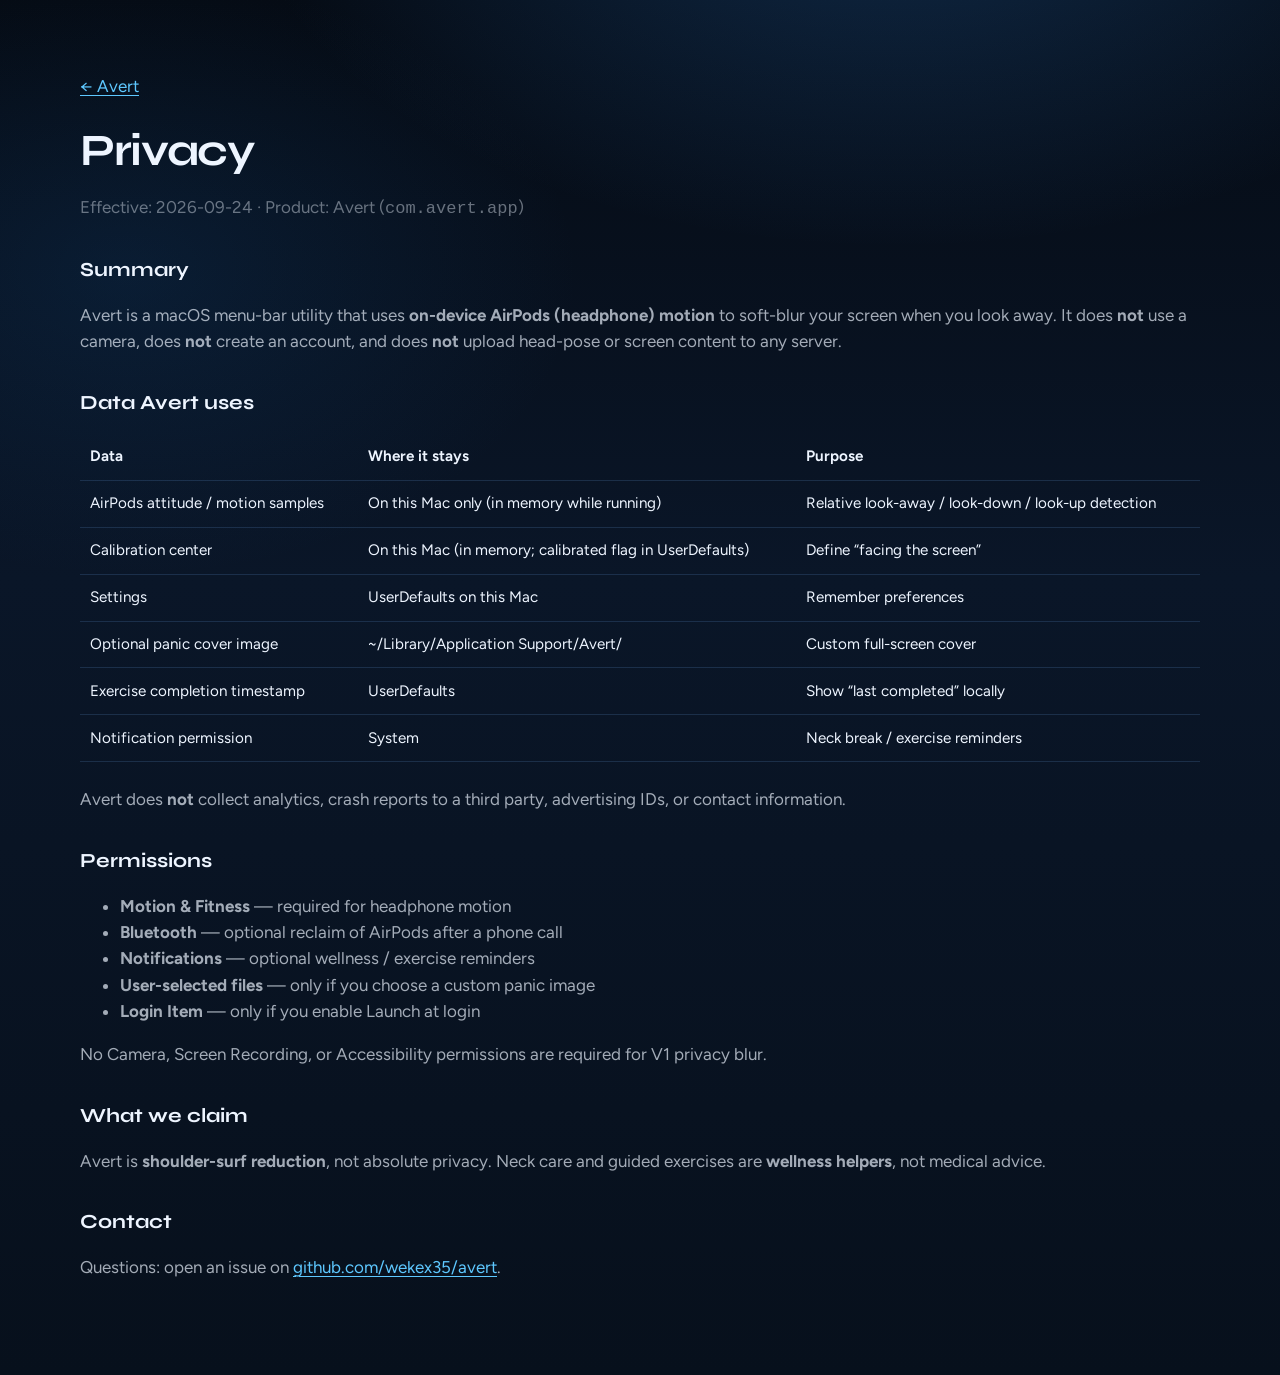
<file: docs/privacy.html>
<!DOCTYPE html>
<html lang="en">
<head>
  <meta charset="utf-8" />
  <meta name="viewport" content="width=device-width, initial-scale=1" />
  <title>Privacy — Avert</title>
  <meta name="description" content="Avert privacy policy: on-device AirPods motion only. No camera, no account, no uploads." />
  <meta name="robots" content="index, follow" />
  <meta name="theme-color" content="#050b14" />
  <link rel="canonical" href="https://wekex35.github.io/avert/privacy.html" />
  <meta property="og:site_name" content="Avert" />
  <meta property="og:locale" content="en_US" />
  <meta property="og:title" content="Privacy — Avert" />
  <meta property="og:description" content="Avert privacy policy: on-device AirPods motion only. No camera, no account, no uploads." />
  <meta property="og:image" content="https://wekex35.github.io/avert/brand/og_image.png" />
  <meta property="og:image:width" content="1774" />
  <meta property="og:image:height" content="887" />
  <meta property="og:type" content="website" />
  <meta property="og:url" content="https://wekex35.github.io/avert/privacy.html" />
  <meta name="twitter:card" content="summary_large_image" />
  <meta name="twitter:title" content="Privacy — Avert" />
  <meta name="twitter:description" content="Avert privacy policy: on-device AirPods motion only. No camera, no account, no uploads." />
  <meta name="twitter:image" content="https://wekex35.github.io/avert/brand/og_image.png" />
  <link rel="icon" href="brand/avert-logo.png" type="image/png" />
  <link rel="apple-touch-icon" href="brand/avert-appicon-1024.png" />
  <link rel="preconnect" href="https://fonts.googleapis.com" />
  <link rel="preconnect" href="https://fonts.gstatic.com" crossorigin />
  <link href="https://fonts.googleapis.com/css2?family=Figtree:wght@400;550;650;700&family=Syne:wght@700;800&display=swap" rel="stylesheet" />
  <link rel="stylesheet" href="site.css" />
</head>
<body>
  <div class="wrap page">
    <p><a href="index.html">← Avert</a></p>
    <h1>Privacy</h1>
    <p class="meta">Effective: 2026-09-24 · Product: Avert (<code>com.avert.app</code>)</p>

    <h2>Summary</h2>
    <p>
      Avert is a macOS menu-bar utility that uses <strong>on-device AirPods (headphone) motion</strong>
      to soft-blur your screen when you look away. It does <strong>not</strong> use a camera,
      does <strong>not</strong> create an account, and does <strong>not</strong> upload head-pose
      or screen content to any server.
    </p>

    <h2>Data Avert uses</h2>
    <table>
      <thead>
        <tr>
          <th>Data</th>
          <th>Where it stays</th>
          <th>Purpose</th>
        </tr>
      </thead>
      <tbody>
        <tr>
          <td>AirPods attitude / motion samples</td>
          <td>On this Mac only (in memory while running)</td>
          <td>Relative look-away / look-down / look-up detection</td>
        </tr>
        <tr>
          <td>Calibration center</td>
          <td>On this Mac (in memory; calibrated flag in UserDefaults)</td>
          <td>Define “facing the screen”</td>
        </tr>
        <tr>
          <td>Settings</td>
          <td>UserDefaults on this Mac</td>
          <td>Remember preferences</td>
        </tr>
        <tr>
          <td>Optional panic cover image</td>
          <td>~/Library/Application Support/Avert/</td>
          <td>Custom full-screen cover</td>
        </tr>
        <tr>
          <td>Exercise completion timestamp</td>
          <td>UserDefaults</td>
          <td>Show “last completed” locally</td>
        </tr>
        <tr>
          <td>Notification permission</td>
          <td>System</td>
          <td>Neck break / exercise reminders</td>
        </tr>
      </tbody>
    </table>
    <p>
      Avert does <strong>not</strong> collect analytics, crash reports to a third party,
      advertising IDs, or contact information.
    </p>

    <h2>Permissions</h2>
    <ul>
      <li><strong>Motion &amp; Fitness</strong> — required for headphone motion</li>
      <li><strong>Bluetooth</strong> — optional reclaim of AirPods after a phone call</li>
      <li><strong>Notifications</strong> — optional wellness / exercise reminders</li>
      <li><strong>User-selected files</strong> — only if you choose a custom panic image</li>
      <li><strong>Login Item</strong> — only if you enable Launch at login</li>
    </ul>
    <p>No Camera, Screen Recording, or Accessibility permissions are required for V1 privacy blur.</p>

    <h2>What we claim</h2>
    <p>
      Avert is <strong>shoulder-surf reduction</strong>, not absolute privacy.
      Neck care and guided exercises are <strong>wellness helpers</strong>, not medical advice.
    </p>

    <h2>Contact</h2>
    <p>
      Questions: open an issue on
      <a href="https://github.com/wekex35/avert/issues">github.com/wekex35/avert</a>.
    </p>
  </div>
</body>
</html>
</file>
<file: docs/site.css>
:root {
  --bg: #050b14;
  --bg-mid: #0a1628;
  --ink: #eef5ff;
  --muted: rgba(238, 245, 255, 0.68);
  --faint: rgba(238, 245, 255, 0.42);
  --line: rgba(120, 180, 255, 0.16);
  --cyan: #5ec8ff;
  --cyan-deep: #2a9fd9;
  --glow: rgba(94, 200, 255, 0.22);
  --max: 1120px;
  --font-display: "Syne", sans-serif;
  --font-body: "Figtree", sans-serif;
}

*,
*::before,
*::after {
  box-sizing: border-box;
}

html {
  scroll-behavior: smooth;
}

body {
  margin: 0;
  min-height: 100vh;
  color: var(--ink);
  font-family: var(--font-body);
  font-size: 1.0625rem;
  line-height: 1.55;
  background:
    radial-gradient(1200px 700px at 70% -10%, rgba(46, 130, 220, 0.28), transparent 55%),
    radial-gradient(900px 600px at 10% 20%, rgba(20, 80, 140, 0.2), transparent 50%),
    linear-gradient(180deg, var(--bg) 0%, var(--bg-mid) 42%, #07101c 100%);
  -webkit-font-smoothing: antialiased;
}

img,
video {
  max-width: 100%;
  display: block;
}

a {
  color: var(--cyan);
  text-decoration-thickness: 1px;
  text-underline-offset: 0.18em;
}

a:hover {
  color: #9fddff;
}

.wrap {
  width: min(100% - 2.5rem, var(--max));
  margin-inline: auto;
}

/* —— Hero —— */
.hero {
  position: relative;
  min-height: 100svh;
  display: grid;
  align-items: end;
  overflow: hidden;
}

.hero__media {
  position: absolute;
  inset: 0;
  z-index: 0;
}

.hero__media img {
  width: 100%;
  height: 100%;
  object-fit: cover;
  object-position: center right;
  transform: scale(1.04);
  animation: heroDrift 18s ease-in-out infinite alternate;
}

.hero__shade {
  position: absolute;
  inset: 0;
  background:
    linear-gradient(90deg, rgba(5, 11, 20, 0.92) 0%, rgba(5, 11, 20, 0.72) 42%, rgba(5, 11, 20, 0.28) 100%),
    linear-gradient(180deg, rgba(5, 11, 20, 0.35) 0%, rgba(5, 11, 20, 0.15) 40%, rgba(5, 11, 20, 0.92) 100%);
}

.hero__content {
  position: relative;
  z-index: 1;
  padding: 5.5rem 0 4.5rem;
  max-width: 34rem;
}

.brand {
  display: flex;
  align-items: center;
  gap: 0.85rem;
  margin: 0 0 1.4rem;
  animation: rise 0.9s ease both;
}

.brand img {
  width: 3.25rem;
  height: 3.25rem;
  border-radius: 0.85rem;
  box-shadow: 0 0 0 1px var(--line), 0 12px 40px var(--glow);
}

.brand__name {
  font-family: var(--font-display);
  font-weight: 800;
  font-size: clamp(2.6rem, 7vw, 4.2rem);
  letter-spacing: -0.04em;
  line-height: 0.95;
  margin: 0;
  background: linear-gradient(180deg, #fff 20%, #9fd4ff 100%);
  -webkit-background-clip: text;
  background-clip: text;
  color: transparent;
}

.hero h1 {
  font-family: var(--font-display);
  font-weight: 700;
  font-size: clamp(1.55rem, 3.4vw, 2.15rem);
  letter-spacing: -0.03em;
  line-height: 1.15;
  margin: 0 0 0.85rem;
  animation: rise 0.9s ease 0.12s both;
}

.hero__lede {
  margin: 0 0 1.75rem;
  color: var(--muted);
  font-size: 1.08rem;
  max-width: 28rem;
  animation: rise 0.9s ease 0.22s both;
}

.cta-row {
  display: flex;
  flex-wrap: wrap;
  gap: 0.75rem 1rem;
  align-items: center;
  animation: rise 0.9s ease 0.32s both;
}

.btn {
  appearance: none;
  border: 0;
  display: inline-flex;
  align-items: center;
  justify-content: center;
  gap: 0.45rem;
  padding: 0.85rem 1.25rem;
  border-radius: 0.55rem;
  font-family: var(--font-body);
  font-weight: 650;
  font-size: 0.98rem;
  text-decoration: none;
  cursor: pointer;
  transition: transform 0.2s ease, background 0.2s ease, color 0.2s ease, box-shadow 0.2s ease;
}

.btn:hover {
  transform: translateY(-1px);
}

.btn--primary {
  color: #041018;
  background: linear-gradient(180deg, #8ad7ff 0%, var(--cyan) 45%, var(--cyan-deep) 100%);
  box-shadow: 0 10px 30px rgba(46, 160, 230, 0.35);
}

.btn--primary:hover {
  color: #041018;
}

.btn--ghost {
  color: var(--ink);
  background: transparent;
  box-shadow: inset 0 0 0 1px var(--line);
}

.btn--ghost:hover {
  color: var(--ink);
  background: rgba(255, 255, 255, 0.04);
}

.cta-note {
  width: 100%;
  margin: 0.35rem 0 0;
  color: var(--faint);
  font-size: 0.86rem;
}

/* —— Sections —— */
section {
  padding: 5.5rem 0;
}

.section-kicker {
  margin: 0 0 0.55rem;
  color: var(--cyan);
  font-size: 0.8rem;
  font-weight: 700;
  letter-spacing: 0.14em;
  text-transform: uppercase;
}

.section-title {
  font-family: var(--font-display);
  font-weight: 750;
  font-size: clamp(1.7rem, 3.2vw, 2.35rem);
  letter-spacing: -0.03em;
  line-height: 1.12;
  margin: 0 0 0.75rem;
  max-width: 18ch;
}

.section-copy {
  margin: 0;
  color: var(--muted);
  max-width: 36rem;
}

.split {
  display: grid;
  gap: 2.5rem;
  align-items: center;
}

@media (min-width: 860px) {
  .split {
    grid-template-columns: 0.95fr 1.05fr;
    gap: 3.5rem;
  }

  .split--flip .split__copy {
    order: 2;
  }

  .split--flip .split__visual {
    order: 1;
  }
}

.split__visual img {
  width: 100%;
  height: auto;
  border-radius: 0;
  box-shadow: 0 0 0 1px var(--line), 0 30px 80px rgba(0, 0, 0, 0.45);
}

.points {
  list-style: none;
  margin: 1.5rem 0 0;
  padding: 0;
  display: grid;
  gap: 0.7rem;
}

.points li {
  position: relative;
  padding-left: 1.15rem;
  color: var(--muted);
}

.points li::before {
  content: "";
  position: absolute;
  left: 0;
  top: 0.55em;
  width: 0.45rem;
  height: 0.45rem;
  border-radius: 50%;
  background: var(--cyan);
  box-shadow: 0 0 12px var(--glow);
}

/* —— Gallery —— */
.gallery {
  padding-top: 1rem;
}

.gallery__rail {
  display: grid;
  grid-auto-flow: column;
  grid-auto-columns: minmax(420px, 520px);
  gap: 1rem;
  overflow-x: auto;
  padding: 0.25rem 0 1rem;
  scroll-snap-type: x mandatory;
  -webkit-overflow-scrolling: touch;
}

.gallery__rail img {
  scroll-snap-align: start;
  width: 100%;
  height: auto;
  aspect-ratio: auto;
  object-fit: contain;
  box-shadow: 0 0 0 1px var(--line);
}

.gallery__rail img.gallery__menu {
  width: auto;
  max-width: 280px;
  justify-self: start;
}

.gallery__hint {
  margin: 0;
  color: var(--faint);
  font-size: 0.85rem;
}

/* —— Download —— */
.download {
  border-top: 1px solid var(--line);
  border-bottom: 1px solid var(--line);
  background: rgba(8, 20, 36, 0.55);
}

.download .section-title {
  max-width: none;
}

.req {
  margin: 1.25rem 0 1.75rem;
  padding: 0;
  list-style: none;
  color: var(--muted);
  display: grid;
  gap: 0.45rem;
}

.req li::before {
  content: "– ";
  color: var(--cyan);
}

.ph-badge {
  margin: 1.5rem 0 0;
}

.ph-badge a {
  display: inline-block;
  text-decoration: none;
}

.ph-badge img {
  width: 250px;
  height: auto;
  border-radius: 8px;
}

/* —— Footer —— */
.site-footer {
  padding: 2.5rem 0 3rem;
  color: var(--faint);
  font-size: 0.9rem;
}

.site-footer nav {
  display: flex;
  flex-wrap: wrap;
  gap: 0.85rem 1.25rem;
  margin-bottom: 1rem;
}

.site-footer a {
  color: var(--muted);
  text-decoration: none;
}

.site-footer a:hover {
  color: var(--cyan);
}

/* —— Privacy page —— */
.page {
  padding: 3.5rem 0 5rem;
}

.page h1 {
  font-family: var(--font-display);
  font-size: clamp(2rem, 4vw, 2.8rem);
  letter-spacing: -0.03em;
  margin: 0 0 0.5rem;
}

.page .meta {
  color: var(--faint);
  margin: 0 0 2rem;
}

.page h2 {
  font-family: var(--font-display);
  font-size: 1.25rem;
  margin: 2rem 0 0.65rem;
}

.page p,
.page li {
  color: var(--muted);
}

.page table {
  width: 100%;
  border-collapse: collapse;
  margin: 1rem 0 1.5rem;
  font-size: 0.95rem;
}

.page th,
.page td {
  text-align: left;
  vertical-align: top;
  padding: 0.7rem 0.65rem;
  border-bottom: 1px solid var(--line);
}

.page th {
  color: var(--ink);
  font-weight: 650;
}

@keyframes rise {
  from {
    opacity: 0;
    transform: translateY(14px);
  }
  to {
    opacity: 1;
    transform: translateY(0);
  }
}

@keyframes heroDrift {
  from {
    transform: scale(1.04) translate3d(0, 0, 0);
  }
  to {
    transform: scale(1.08) translate3d(-1.5%, 1%, 0);
  }
}

@media (prefers-reduced-motion: reduce) {
  *,
  *::before,
  *::after {
    animation: none !important;
    transition: none !important;
  }

  html {
    scroll-behavior: auto;
  }
}
</file>
